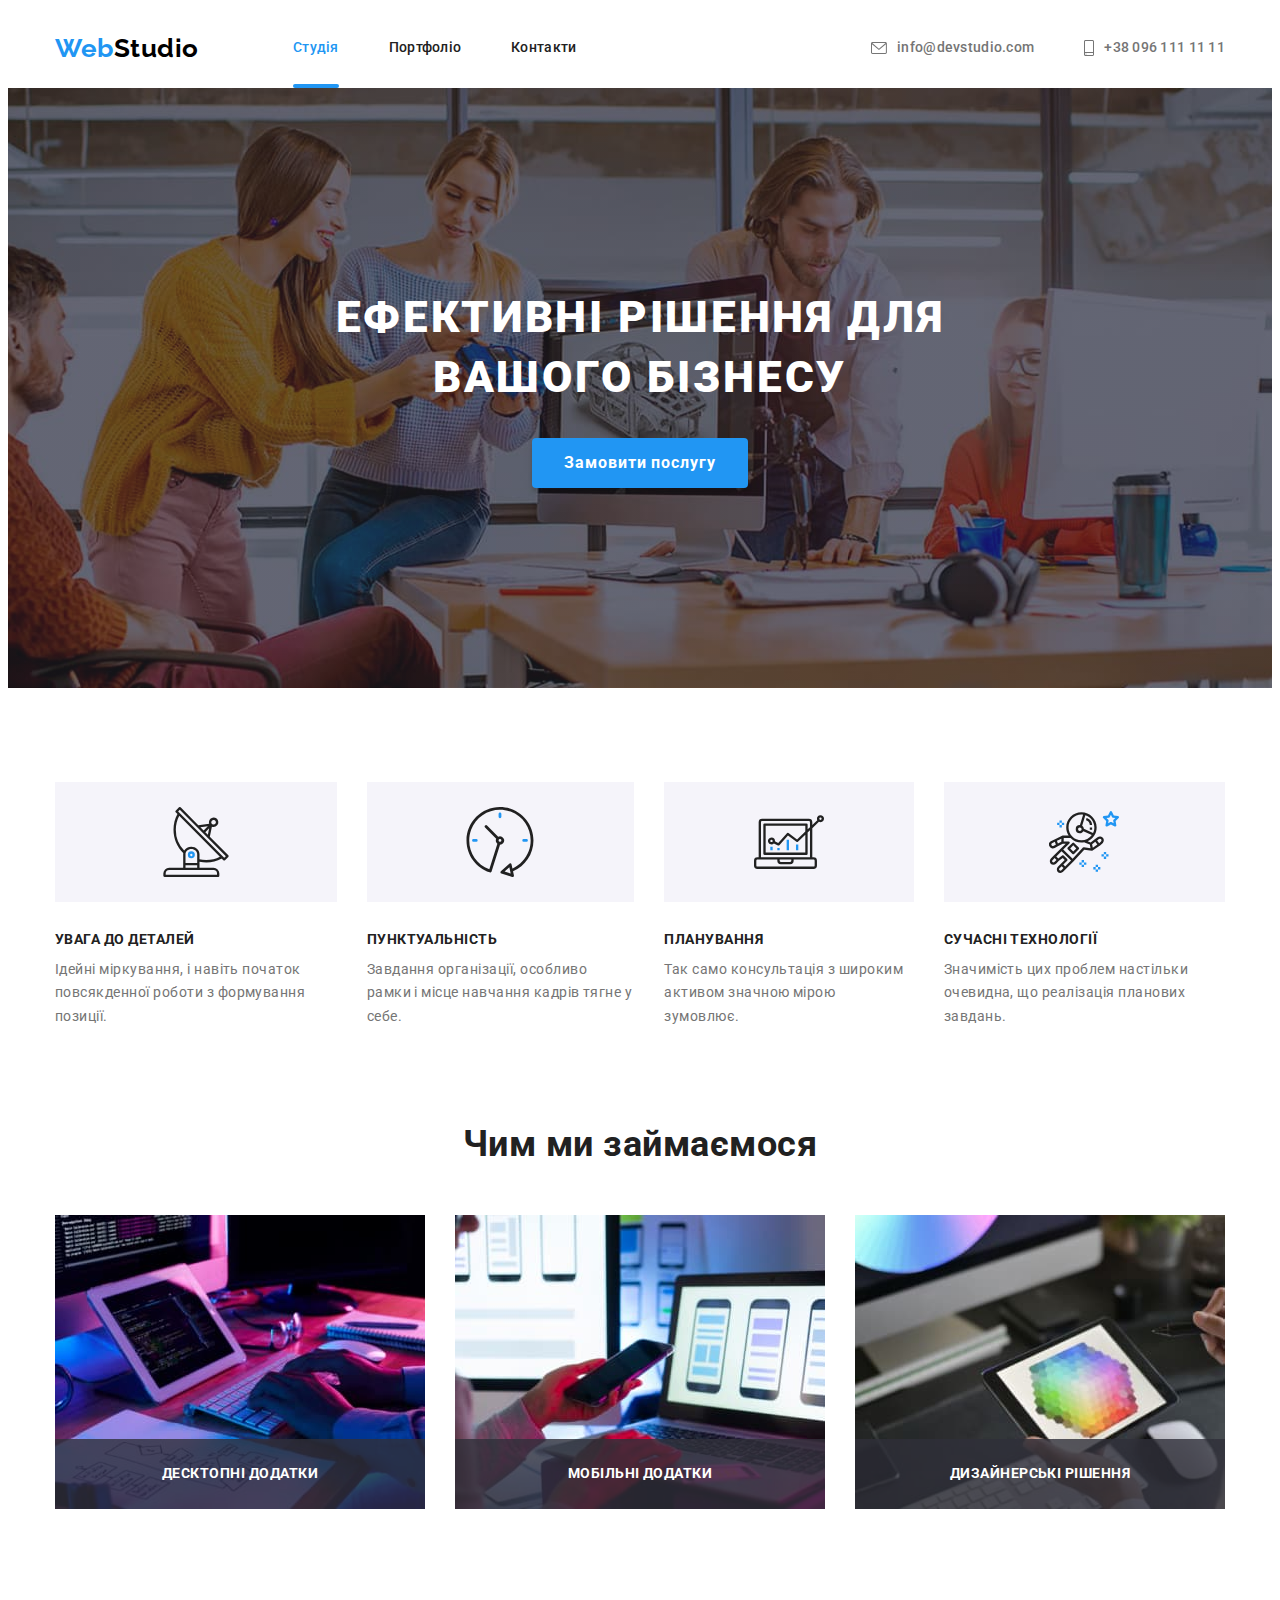
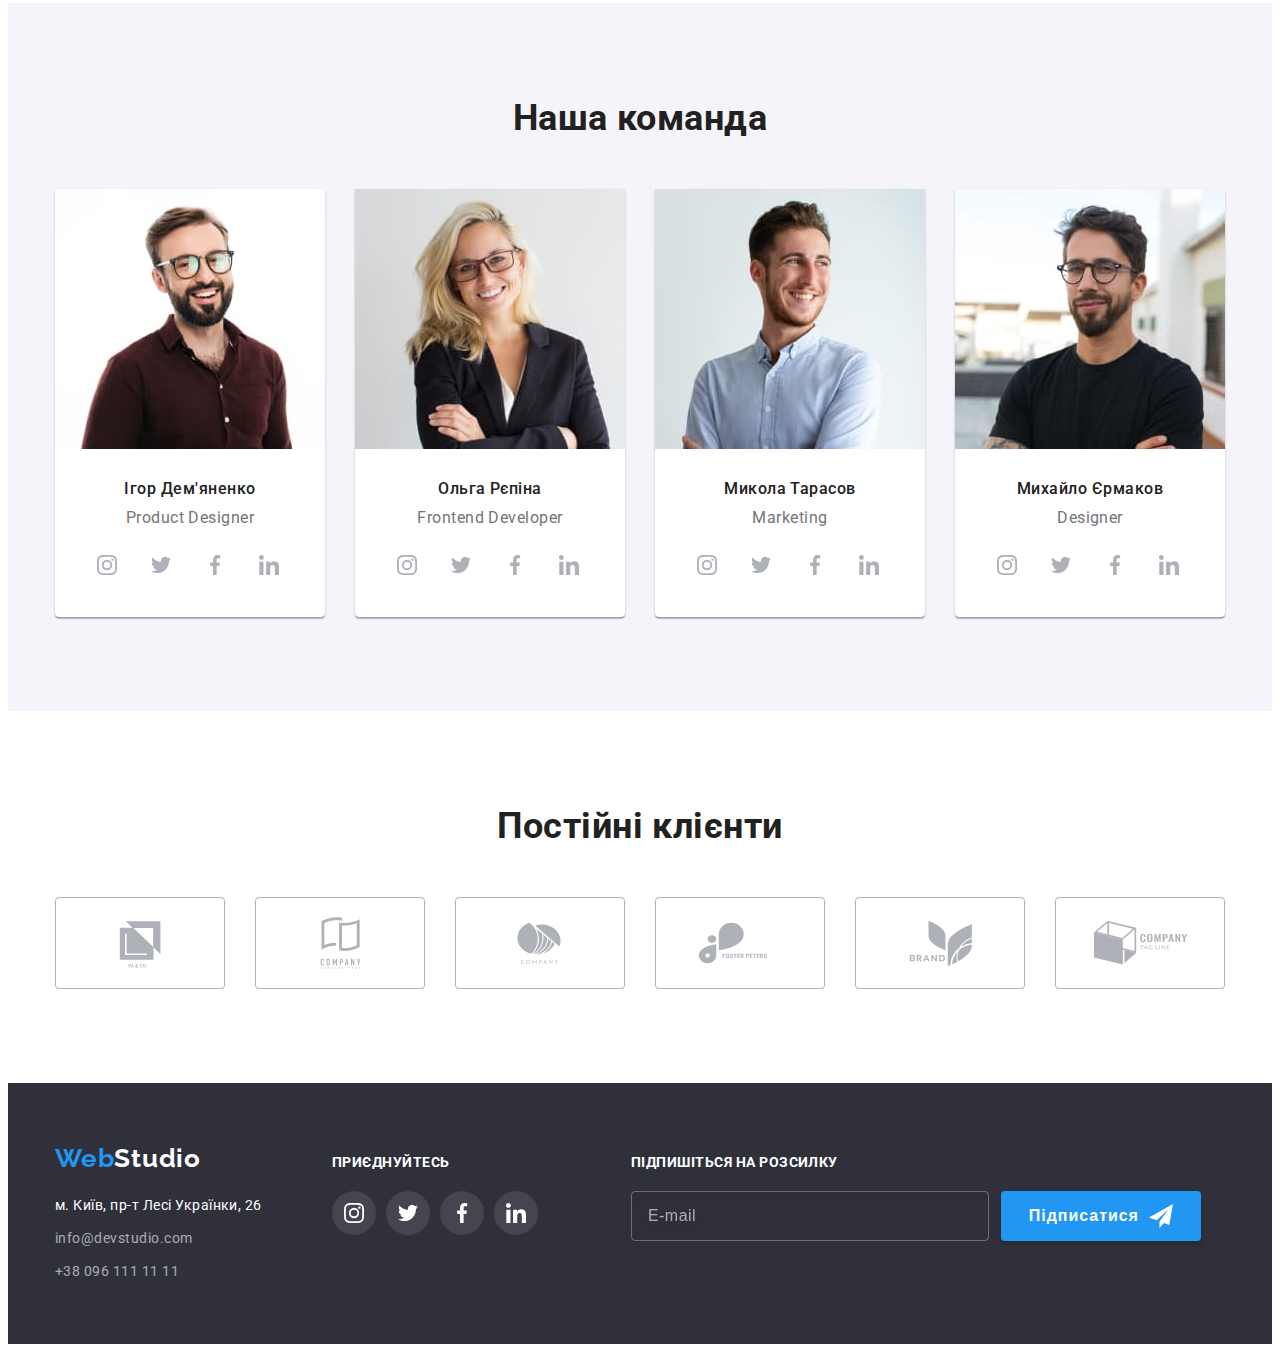
<file: index.html>
<!DOCTYPE html>
<html lang="uk">
<head>
    <meta charset="UTF-8">
    <meta http-equiv="X-UA-Compatible" content="IE=edge">
    <meta name="viewport" content="width=device-width, initial-scale=1.0">
    <title>Студія</title>
    <link rel="stylesheet" href="https://cdnjs.cloudflare.com/ajax/libs/modern-normalize/1.1.0/modern-normalize.min.css" integrity="sha512-wpPYUAdjBVSE4KJnH1VR1HeZfpl1ub8YT/NKx4PuQ5NmX2tKuGu6U/JRp5y+Y8XG2tV+wKQpNHVUX03MfMFn9Q==" crossorigin="anonymous" referrerpolicy="no-referrer" />
    <link rel="stylesheet" href="./css/styles.css">
    <link rel="stylesheet" href="https://fonts.googleapis.com/css2?family=Raleway:wght@700&family=Roboto:wght@400;500;700;900&display=swap">
</head>
<body>
    <!-- Шапка  -->
    <header>
        <div class="container header-flex"> 
            <nav class="navigait"> 
                <!-- Лого -->
                <a href="#" class="logo"><span class="logo-blue">Web</span>Studio</a>
                 <!-- Навігація по сайту -->
                <ul class="navi">
                    <li class="navi-list"><a href="./index.html" class="navi-link current">Студія</a>
                    </li> 
                    <li class="navi-list"><a href="./portfolio.html" class="navi-link">Портфоліо</a>
                    </li>
                    <li class="navi-list"><a href="#" class="navi-link">Контакти</a>
                    </li>
                </ul>             
            </nav>         
                <!-- Контакти -->    
             <ul class="contacts">
                <li class="contact-list">
                    <a href="mailto:info@devstudio.com" class="contacts-link">
                        <svg class="contacts-icon" width="16" height="12"><use href="images/icons.svg#icon-envelope"></use></svg>info@devstudio.com</a>
                </li>         
                <li class="contact-list">
                    <a href="tel:+380961111111" class="contacts-link">
                        <svg class="contacts-icon" width="10" height="16">
                            <use href="images/icons.svg#icon-smartphone"></use></svg>+38 096 111 11 11</a> 
                </li>
             </ul>
        </div> 
    </header>

    <!-- Main content -->
    <main>
        <!-- Hero - Замовити послугу -->
        <section class="hero">
            <div class="container"> 
                <h1 class="hero-text">Ефективні рішення для вашого бізнесу</h1>
                <button data-modal-open type="button" class="hero-button">Замовити послугу</button>
            </div>
        </section>
        <!-- Особливості-->
        <section class="peculiarities section">
            <div class="container">
                <h2 class="visually-hidden">Особливості</h2>
                <ul class="peculiarities-list">
                    <li class="peculiarities-item">
                        <div class="peculiarities-icon-item">
                            <svg class="icon" width="70" height="70">
                                <use href="./images/icons.svg#icon-antenna"></use>
                            </svg>
                        </div>
                        <h3 class="peculiarities-name">УВАГА ДО ДЕТАЛЕЙ</h3>
                        <p class="peculiarities-text">Ідейні міркування, i навіть початок повсякденної роботи з формування позиції.</p>
                    </li>
                    <li class="peculiarities-item">
                        <div class="peculiarities-icon-item">
                            <svg class="icon" width="70" height="70">
                                <use href="./images/icons.svg#icon-clock"></use>
                            </svg>
                        </div> 
                            <h3 class="peculiarities-name">ПУНКТУАЛЬНІСТЬ</h3>
                            <p class="peculiarities-text">Завдання організації, особливо рамки i місце навчання кадрів тягне у себе.</p>
                    </li>
                    <li class="peculiarities-item">
                        <div class="peculiarities-icon-item">
                            <svg class="icon" width="70" height="70">
                                <use href="./images/icons.svg#icon-diagram"></use>
                            </svg>
                        </div>
                            <h3 class="peculiarities-name">ПЛАНУВАННЯ</h3>
                            <p class="peculiarities-text">Так само консультація з широким активом значною мірою зумовлює.</p>
                    </li>
                    <li class="peculiarities-item">
                        <div class="peculiarities-icon-item">
                            <svg class="icon" width="70" height="70">
                                <use href="./images/icons.svg#icon-astronaut"></use>
                            </svg>
                        </div>
                         <h3 class="peculiarities-name">СУЧАСНІ ТЕХНОЛОГІЇ</h3>
                        <p class="peculiarities-text">Значимість цих проблем настільки очевидна, що реалізація планових завдань.</p>
                    </li>
                </ul>
            </div> 
        </section>
        <!-- Чим ми займаємося -->
        <section class="capabilities section">
            <div class="container">
                <h2 class="capabilities-title">Чим ми займаємося</h2>
                <ul class="capabilities-list">
                    <li class="capabilities-item">
                        <img src="./images/studio/frame1.jpg" alt="Десктопні додатки" width="370">
                        <div class="capabilities-label">
                            <p>Десктопні додатки</p>
                        </div>
                    </li>
                    <li class="capabilities-item">
                        <img src="./images/studio/frame2.jpg" alt="Мобільні додатки" width="370">
                        <div class="capabilities-label">
                            <p>Мобільні додатки</p>
                        </div>
                    </li>
                    <li class="capabilities-item">
                        <img src="./images/studio/frame3.jpg" alt="Дизайнерські рішення" width="370">
                        <div class="capabilities-label">
                            <p>Дизайнерські рішення</p>
                        </div>
                    </li>
                </ul>
            </div>
        </section>
        <!-- Наша команда -->
        <section class="team section">
            <div class="container">
                <h2 class="team-title">Наша команда</h2>
                <ul class="team-list">
                    <li class="team-item">
                        <img src="./images/studio/igor.jpg" alt="Ігор Дем'яненко" width="270">
                        <div class="team-cards">
                            <h3 class="team-name">Ігор Дем'яненко</h3>
                            <p class="team-job">Product Designer</p>
                            <ul class="social-list">
                                <li class="social-item">
                                    <a href="#" class="social-link">
                                        <svg class="social-icon" width="20px" height="20px"><use href="./images/icons.svg#icon-instagram"></use>
                                        </svg>
                                    </a>
                                </li>
                                <li class="social-item">
                                    <a href="#" class="social-link">
                                        <svg class="social-icon" width="20" height="20"><use href="./images/icons.svg#icon-twitter"></use>
                                        </svg>
                                    </a>
                                </li>
                                <li class="social-item">
                                    <a href="#" class="social-link">
                                        <svg class="social-icon" width="20" height="20"><use href="./images/icons.svg#icon-facebook"></use>
                                        </svg>
                                    </a>
                                </li>
                                <li class="social-item">
                                    <a href="#" class="social-link">
                                        <svg class="social-icon" width="20" height="20"><use href="./images/icons.svg#icon-linkedin"></use>
                                        </svg>
                                    </a>
                                </li>
                            </ul>
                        </div>    
                    </li>  
                    <li class="team-item">
                        <img src="./images/studio/olha.jpg" alt="Ольга Рєпіна" width="270">
                        <div class="team-cards">
                            <h3 class="team-name">Ольга Рєпіна</h3>
                            <p class="team-job">Frontend Developer</p>
                            <ul class="social-list">
                                <li class="social-item">
                                    <a href="#" class="social-link">
                                        <svg class="social-icon" width="20px" height="20px"><use href="./images/icons.svg#icon-instagram"></use>
                                        </svg>
                                    </a>
                                </li>
                                <li class="social-item">
                                    <a href="#" class="social-link">
                                        <svg class="social-icon" width="20" height="20"><use href="./images/icons.svg#icon-twitter"></use>
                                        </svg>
                                    </a>
                                </li>
                                <li class="social-item">
                                    <a href="#" class="social-link">
                                        <svg class="social-icon" width="20" height="20"> <use href="./images/icons.svg#icon-facebook"></use>
                                        </svg>
                                    </a>
                                </li>
                                <li class="social-item">
                                    <a href="#" class="social-link">
                                        <svg class="social-icon" width="20" height="20"><use href="./images/icons.svg#icon-linkedin"></use>
                                        </svg>
                                    </a>
                                </li>
                            </ul>
                        </div>   
                    </li>
                    <li class="team-item">
                        <img src="./images/studio/nikolai.jpg" alt="Микола Тарасов" width="270">
                        <div class="team-cards">
                            <h3 class="team-name">Микола Тарасов</h3>
                            <p class="team-job">Marketing</p>
                            <ul class="social-list">
                                <li class="social-item">
                                    <a href="#" class="social-link">
                                        <svg class="social-icon" width="20px" height="20px">
                                            <use href="./images/icons.svg#icon-instagram"></use>
                                        </svg>
                                    </a>
                                </li>
                                <li class="social-item">
                                    <a href="#" class="social-link">
                                        <svg class="social-icon" width="20" height="20">
                                            <use href="./images/icons.svg#icon-twitter"></use>
                                        </svg>
                                    </a>
                                </li>
                                <li class="social-item">
                                    <a href="#" class="social-link">
                                        <svg class="social-icon" width="20" height="20">
                                            <use href="./images/icons.svg#icon-facebook"></use>
                                        </svg>
                                    </a>
                                </li>
                                <li class="social-item">
                                    <a href="#" class="social-link">
                                        <svg class="social-icon" width="20" height="20">
                                            <use href="./images/icons.svg#icon-linkedin"></use>
                                        </svg>
                                    </a>
                                </li>
                            </ul>
                        </div>
                    </li>
                    <li class="team-item">
                        <img src="./images/studio/mihail.jpg" alt="Михайло Єрмаков" width="270">
                        <div class="team-cards">
                            <h3 class="team-name">Михайло Єрмаков</h3>
                            <p class="team-job">Designer</p>
                            <ul class="social-list">
                                <li class="social-item">
                                    <a href="#" class="social-link">
                                        <svg class="social-icon" width="20px" height="20px">
                                            <use href="./images/icons.svg#icon-instagram"></use>
                                        </svg>
                                    </a>
                                </li>
                                <li class="social-item">
                                    <a href="#" class="social-link">
                                        <svg class="social-icon" width="20" height="20">
                                            <use href="./images/icons.svg#icon-twitter"></use>
                                        </svg>
                                    </a>
                                </li>
                                <li class="social-item">
                                    <a href="#" class="social-link">
                                        <svg class="social-icon" width="20" height="20">
                                            <use href="./images/icons.svg#icon-facebook"></use>
                                        </svg>
                                    </a>
                                </li>
                                <li class="social-item">
                                    <a href="#" class="social-link">
                                        <svg class="social-icon" width="20" height="20">
                                            <use href="./images/icons.svg#icon-linkedin"></use>
                                        </svg>
                                    </a>
                                </li>
                            </ul>
                        </div>  
                    </li> 
                </ul>
            </div>
        </section>
        <!-- Постійні клієнти -->
        <section class="section">
            <div class="container">
                <h2 class="client-title">Постійні клієнти</h2>
                <ul class="client-list">
                    <li class="client-item">
                        <a href="#" class="client-link">
                            <svg class="client-icon" width="106" height="60">
                                <use href="./images/icons.svg#icon-Logo1"></use>
                            </svg>
                        </a>
                    </li>
                    <li class="client-item">
                        <a href="#" class="client-link">
                            <svg class="client-icon" width="106" height="60">
                                <use href="./images/icons.svg#icon-Logo2"></use>
                            </svg>
                        </a> 
                    </li>
                    <li class="client-item">
                        <a href="#" class="client-link">
                            <svg class="client-icon" width="106" height="60">
                                <use href="./images/icons.svg#icon-Logo3"></use>
                            </svg>
                        </a>
                    </li>
                    <li class="client-item">
                        <a href="#" class="client-link">
                            <svg class="client-icon" width="106" height="60">
                                <use href="./images/icons.svg#icon-Logo4"></use>
                            </svg>
                        </a> 
                    </li>
                    <li class="client-item">
                        <a href="#" class="client-link">
                            <svg class="client-icon" width="106" height="60">
                                <use href="./images/icons.svg#icon-Logo5"></use>
                            </svg>
                        </a>
                    </li>
                    <li class="client-item">
                        <a href="#" class="client-link">
                            <svg class="client-icon" width="106" height="60">
                                <use href="./images/icons.svg#icon-Logo6"></use>
                            </svg>
                        </a>
                        
                    </li>
                </ul>
            </div>
        </section>
    </main>
    
    <!-- Подвал -->
    <footer class="footer-style">
        <div class="container footer-flex">
            <div>
                <a href="#" class="foot logo"><span class="logo-blue">Web</span>Studio</a>
                <address>
                    <ul>
                        <li>
                            <a href="https://goo.gl/maps/4996Xed7HbbkdrFU8" target="_blank" rel="nofollow noopener noreferrer" class="foot-add-map">м. Київ, пр-т Лесі Українки, 26</a>
                        </li>
                        <li>
                            <a href="mailto:info@devstudio.com" target="_blank" class="foot-add-link">info@devstudio.com</a>   
                        </li>
                        <li>
                            <a href="tel:+380961111111" target="_blank" class="foot-add-link">+38 096 111 11 11</a>
                        </li>
                    </ul>
                </address>
            </div>
            <div class="footer social-conteiner">
                <h3 class="footer-social-name">Приєднуйтесь</h3>
                <ul class="footer social-list"> 
                    <li class="footer social-item">
                        <a href="#" class="footer social-link">
                            <svg class="footer social-icon" width="20px" height="20px"><use href="./images/icons.svg#icon-instagram"></use></svg>
                        </a>
                    </li> 
                    <li class="footer social-item">
                        <a href="#" class="footer social-link">
                            <svg class="footer social-icon" width="20" height="20"><use href="./images/icons.svg#icon-twitter"></use></svg>
                        </a>
                    </li>
                    <li class="footer social-item">
                        <a href="#" class="footer social-link">
                            <svg class="footer social-icon" width="20" height="20"><use href="./images/icons.svg#icon-facebook"></use></svg>
                        </a>
                    </li>
                    <li class="footer social-item">
                        <a href="#" class="footer social-link">
                            <svg class="footer social-icon" width="20" height="20"><use href="./images/icons.svg#icon-linkedin"></use></svg>
                        </a>
                    </li>
                </ul>
            </div>
            <div class="footer-input">
                <h3 class="footer-input-text">Підпишіться на розсилку</h3>
                <form class="footer-form">
                    <input class="subscribe-input" type="email" name="subscribe-input" id="subscribe-input" placeholder="E-mail">
                    <button type="button" class="subscribe">Підписатися
                        <svg class="" width="24" height="24">
                            <use href="./images/icons.svg#icon-send-email"></use>
                        </svg>
                    </button>
                </form>  
            </div>
        </div>
    </footer>
    <!-- Модальне вікно -->
    <div class="backdrop is-hidden" data-modal>
        <div class="modal window">
            <p class="modal-title">Залиште свої дані, ми вам передзвонимо</p>
            <button class="modal-button-close" type="button" data-modal-close>
            <svg class="button-svg" width="30" height="30"><use href="./images/icons.svg#icon-close-black"></use>
            </svg></button>
            <form class="modal-form">
                <div class="modal-block">
                    <label class="modal-label" for="user-name">Ім'я</label>
                    <input class="modal-input" type="text" name="name" id="user-name"/>
                    <svg class="form-svg" width="18" height="18">
                        <use href="./images/icons.svg#icon-person-black-18"></use>
                    </svg>
                </div>
                
                <div class="modal-block">
                    <label class="modal-label" for="tel">Телефон</label>
                    <input class="modal-input" type="tel" name="tel" id="tel"/>
                    <svg class="form-svg" width="18" height="18">
                        <use href="./images/icons.svg#icon-phone-black-18"></use>
                    </svg>
                </div>

                <div class="modal-block">
                    <label class="modal-label" for="email">Пошта</label>
                    <input class="modal-input" type="email" name="email" id="email" />
                    <svg class="form-svg" width="18" height="18">
                        <use href="./images/icons.svg#icon-email-black-18"></use>
                    </svg>
                </div>
                
                <div class="modal-block">
                    <label class="modal-label" for="comment">Коментар</label>
                    <textarea class="textarea" name="comment" id="comment" placeholder="Введіть текст"></textarea>
                </div>
                <div class="modal-checkbox">
                    <label class="modal-label checkbox">
                        <input class="modal-input-checkbox" type="checkbox" name="deal" value="checkbox-deal">      Погоджуюся з розсилкою та приймаю 
                        <a href="" class="checkbox-deal">Умови договору</a>
                        <span class="checkbox-icon">
                        </span>
                    </label>
                </div>
                <button class="modal-buttom" type="submit" value="Відправити">Відправити</button>
            </form>
        </div>
    </div>
    <!-- JS -->
    <script src="./JS/modal.js"></script>
</body>
</html>
</file>
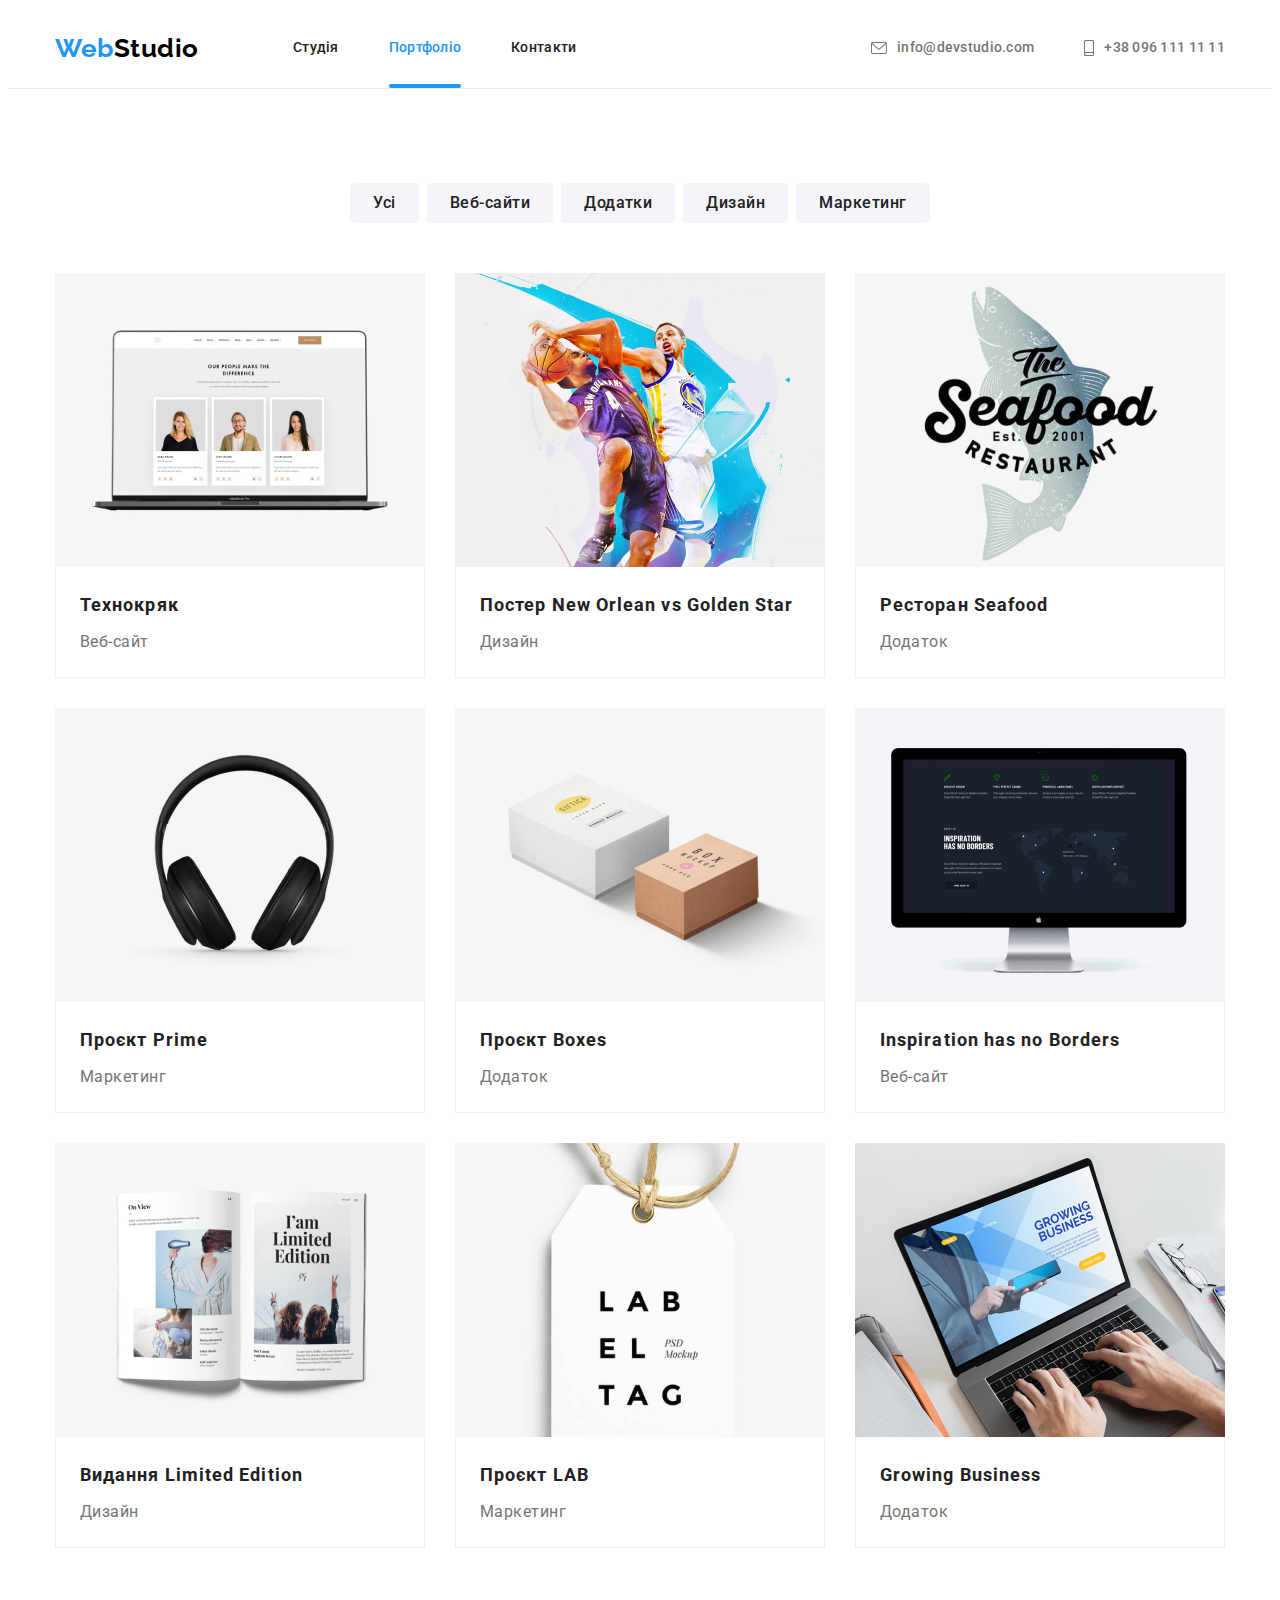
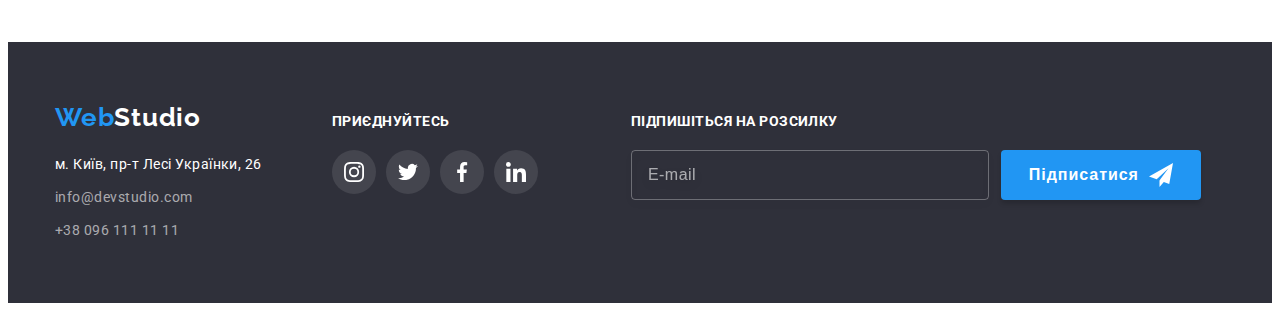
<file: portfolio.html>
<!DOCTYPE html>
<html lang="uk">
<head>
    <meta charset="UTF-8">
    <meta http-equiv="X-UA-Compatible" content="IE=edge">
    <meta name="viewport" content="width=device-width, initial-scale=1.0">
    <title>Портфоліо</title>
    <link rel="stylesheet" href="https://cdnjs.cloudflare.com/ajax/libs/modern-normalize/1.1.0/modern-normalize.min.css" integrity="sha512-wpPYUAdjBVSE4KJnH1VR1HeZfpl1ub8YT/NKx4PuQ5NmX2tKuGu6U/JRp5y+Y8XG2tV+wKQpNHVUX03MfMFn9Q==" crossorigin="anonymous" referrerpolicy="no-referrer" />
    <link rel="stylesheet" href="./css/styles.css">
    <link rel="stylesheet" href="https://fonts.googleapis.com/css2?family=Raleway:wght@700&family=Roboto:wght@400;500;700;900&display=swap">
</head>
<body>
     <!-- Шапка  -->
     <header class="header-border">
        <div class="container header-flex"> 
            <nav class="navigait"> 
                <!-- Лого -->
                <a href="#" class="logo"><span class="logo-blue">Web</span>Studio</a>
                 <!-- Навігація по сайту -->
                <ul class="navi">
                    <li class="navi-list"><a href="./index.html" class="navi-link">Студія</a>
                    </li> 
                    <li class="navi-list"><a href="./portfolio.html" class="navi-link current">Портфоліо</a>
                    </li>
                    <li class="navi-list"><a href="#" class="navi-link">Контакти</a>
                    </li>
                </ul>             
            </nav>         
                <!-- Контакти -->    
                <ul class="contacts">
                    <li class="contact-list">
                        <a href="mailto:info@devstudio.com" class="contacts-link">
                            <svg class="contacts-icon" width="16" height="12"><use href="images/icons.svg#icon-envelope"></use></svg>info@devstudio.com</a>
                    </li>         
                    <li class="contact-list">
                        <a href="tel:+380961111111" class="contacts-link">
                            <svg class="contacts-icon" width="10" height="16">
                                <use href="images/icons.svg#icon-smartphone"></use></svg>+38 096 111 11 11</a> 
                    </li>
                 </ul>
        </div> 
    </header>
    <main>
        <section class="section">
            <div class="container">
                <h1 class="visually-hidden">Портфоліо</h1>     
                <!-- Фільтри -->
                <ul class="filters">
                    <li class="filters-list">
                        <button type="button" class="filters-button">Усі</button>
                    </li>
                    <li class="filters-list">
                        <button type="button" class="filters-button">Веб-сайти</button>
                    </li>
                    <li class="filters-list">
                        <button type="button" class="filters-button">Додатки</button>
                    </li>
                    <li class="filters-list">
                        <button type="button" class="filters-button">Дизайн</button>
                    </li>
                    <li class="filters-list">
                        <button type="button" class="filters-button">Маркетинг</button>
                    </li>
                </ul>
                <!--Проекти-->
                <ul class="projects">
                    <li class="project-list">
                        <a href="" class="project-link">
                            <div class="project-img">
                                <img src="./images/portfolio/image-1.jpg" alt="Дисплей ноутбуку" width="370">
                                <div class="project-overlay">
                                    <p>Ресурс пропонує комплексні пропозиції з різним рівнем функціоналу та сервісів. Все це дозволить відвідувачу отримати
                                    вичерпні відомості про компанію чи приватну особу.</p>
                                </div>
                            </div>
                            <div class="signature">
                                <h3 class="project-name">Технокряк</h3>
                                <p class="project-text">Веб-сайт</p>
                            </div>
                        </a>
                    </li>
                    <li class="project-list">
                        <a href="" class="project-link">
                            <div class="project-img">
                                <img src="./images/portfolio/image-2.jpg" alt="Два баскетболісти" width="370">
                                <div class="project-overlay">
                                    <p>Ресурс пропонує комплексні пропозиції з різним рівнем функціоналу та сервісів. Все це дозволить відвідувачу отримати
                                     вичерпні відомості про компанію чи приватну особу.</p>
                                </div>
                            </div>
                            <div class="signature">
                                <h3 class="project-name">Постер New Orlean vs Golden Star</h3>
                                <p class="project-text">Дизайн</p>
                            </div>
                        </a>
                    </li>
                    <li class="project-list"> 
                        <a href="" class="project-link">
                            <div class="project-img">
                                <img src="./images/portfolio/image-3.jpg" alt="Логотип ресторану" width="370">
                                <div class="project-overlay">
                                    <p>Ресурс пропонує комплексні пропозиції з різним рівнем функціоналу та сервісів. Все це дозволить відвідувачу отримати
                                    вичерпні відомості про компанію чи приватну особу.</p>
                                </div>
                            </div>
                            <div class="signature">
                                <h3 class="project-name">Ресторан Seafood</h3>
                                <p class="project-text">Додаток</p>
                            </div>
                        </a>                        
                    </li>
                    <li class="project-list">
                        <a href="" class="project-link">
                            <div class="project-img">
                                <img src="./images/portfolio/image-4.jpg" alt="Навушники" width="370">
                                <div class="project-overlay">
                                <p>Ресурс пропонує комплексні пропозиції з різним рівнем функціоналу та сервісів. Все це дозволить відвідувачу отримати вичерпні відомості про компанію чи приватну особу.</p>
                                </div>
                            </div>
                            <div class="signature">
                                <h3 class="project-name">Проєкт Prime</h3>
                                <p class="project-text">Маркетинг</p>
                            </div>
                        </a>
                    </li>
                    <li class="project-list">
                        <a href="" class="project-link">
                            <div class="project-img">
                                <img src="./images/portfolio/image-5.jpg" alt="Дві коробки" width="370">
                                <div class="project-overlay">
                                    <p>Ресурс пропонує комплексні пропозиції з різним рівнем функціоналу та сервісів. Все це дозволить відвідувачу отримати
                                    вичерпні відомості про компанію чи приватну особу.</p>
                                </div>
                            </div>
                            <div class="signature">
                                <h3 lang="en" class="project-name">Проєкт Boxes</h3>
                                <p class="project-text">Додаток</p>
                            </div>
                        </a>
                    </li>
                    <li class="project-list">
                        <a href="" class="project-link">
                            <div class="project-img">
                                <img src="./images/portfolio/image-6.jpg" alt="Монітор" width="370">
                                <div class="project-overlay">
                                    <p>Ресурс пропонує комплексні пропозиції з різним рівнем функціоналу та сервісів. Все це дозволить відвідувачу отримати
                                    вичерпні відомості про компанію чи приватну особу.</p>
                                </div>
                            </div>
                            <div class="signature">
                                <h3 lang="en" class="project-name">Inspiration has no Borders</h3>
                                <p class="project-text">Веб-сайт</p>
                            </div>
                        </a>
                    </li>
                    <li class="project-list"> 
                        <a href="" class="project-link">
                            <div class="project-img">
                                <img src="./images/portfolio/image-7.jpg" alt="Розворот журналу" width="370">
                                <div class="project-overlay">
                                    <p>Ресурс пропонує комплексні пропозиції з різним рівнем функціоналу та сервісів. Все це дозволить відвідувачу отримати
                                    вичерпні відомості про компанію чи приватну особу.</p>
                                </div>
                            </div>
                            <div class="signature">
                                <h3 lang="en" class="project-name">Видання Limited Edition</h3>
                                <p class="project-text">Дизайн</p>
                        </div>
                        </a>
                    </li>
                    <li class="project-list">
                        <a href="" class="project-link">
                            <div class="project-img">
                                <img src="./images/portfolio/image-8.jpg" alt="Лейбл" width="370">
                                <div class="project-overlay">
                                    <p>Ресурс пропонує комплексні пропозиції з різним рівнем функціоналу та сервісів. Все це дозволить відвідувачу отримати
                                    вичерпні відомості про компанію чи приватну особу.</p>
                                </div>
                            </div>
                            <div class="signature">
                                <h3 lang="en" class="project-name">Проєкт LAB</h3>
                                <p class="project-text">Маркетинг</p>
                            </div>
                        </a>
                    </li>
                    <li class="project-list">
                        <a href="" class="project-link">
                            <div class="project-img">
                                <img src="./images/portfolio/image-9.jpg" alt="Ноутбук із презентацією" width="370">
                                <div class="project-overlay">
                                    <p>Ресурс пропонує комплексні пропозиції з різним рівнем функціоналу та сервісів. Все це дозволить відвідувачу отримати
                                    вичерпні відомості про компанію чи приватну особу.</p>
                                </div>
                            </div>
                            <div class="signature">
                                <h3 lang="en" class="project-name">Growing Business</h3>
                                <p class="project-text">Додаток</p>
                        </div>
                        </a>
                    </li>
                </ul>
            </div>
        </section>
    </main>
    <!-- Footer -->
    <footer class="footer-style">
        <div class="container footer-flex">
            <div>
                <a href="#" class="foot logo"><span class="logo-blue">Web</span>Studio</a>
                <address>
                    <ul>
                        <li>
                            <a href="https://goo.gl/maps/4996Xed7HbbkdrFU8" target="_blank"
                                rel="nofollow noopener noreferrer" class="foot-add-map">м. Київ, пр-т Лесі Українки, 26</a>
                        </li>
                        <li>
                            <a href="mailto:info@devstudio.com" target="_blank" class="foot-add-link">info@devstudio.com</a>
                        </li>
                        <li>
                            <a href="tel:+380961111111" target="_blank" class="foot-add-link">+38 096 111 11 11</a>
                        </li>
                    </ul>
                </address>
            </div>
            <div class="footer social-conteiner">
                <h3 class="footer-social-name">Приєднуйтесь</h3>
                <ul class="footer social-list">
                    <li class="footer social-item">
                        <a href="#" class="footer social-link">
                            <svg class="footer social-icon" width="20px" height="20px">
                                <use href="./images/icons.svg#icon-instagram"></use>
                            </svg>
                        </a>
                    </li>
                    <li class="footer social-item">
                        <a href="#" class="footer social-link">
                            <svg class="footer social-icon" width="20" height="20">
                                <use href="./images/icons.svg#icon-twitter"></use>
                            </svg>
                        </a>
                    </li>
                    <li class="footer social-item">
                        <a href="#" class="footer social-link">
                            <svg class="footer social-icon" width="20" height="20">
                                <use href="./images/icons.svg#icon-facebook"></use>
                            </svg>
                        </a>
                    </li>
                    <li class="footer social-item">
                        <a href="#" class="footer social-link">
                            <svg class="footer social-icon" width="20" height="20">
                                <use href="./images/icons.svg#icon-linkedin"></use>
                            </svg>
                        </a>
                    </li>
                </ul>
            </div>
            <div class="footer-input">
                <h3 class="footer-input-text">Підпишіться на розсилку</h3>
                <form class="footer-form">
                    <input class="subscribe-input" type="email" name="subscribe-input" id="subscribe-input"
                        placeholder="E-mail">
                    <button type="button" class="subscribe">Підписатися
                        <svg class="" width="24" height="24">
                            <use href="./images/icons.svg#icon-send-email"></use>
                        </svg>
                    </button>
                </form>
            </div>
        </div>
    </footer>
</body>
</html>
</file>
<file: css/styles.css>
*,
::after,
::before {
    box-sizing: border-box;
}

:root {
    --main-white-color: #ffffff;
    --primary-background-color: #F5F4FA;
    --secondary-background-color: #2F303A;
    --primary-text-color: #212121;
    --secondary-text-color: #757575;
    --first-logo-color: #000000;
    --nav-color: #2196F3;
}

body {
    color: var(--secondary-text-color);
    font-family: "Roboto", sans-serif;
    background-color: var(--main-white-color);
    letter-spacing: 0.03em;
}

h1,
h2,
h3,
p {
    margin-top: 0;
    margin-bottom: 0;
}

ul, li {
    list-style: none;
    padding: 0;
    margin: 0;
}

a {
    text-decoration: none;
}

img {
    display: block;
    max-width: 100%;
    height: auto;
    margin-right: 0;
    object-fit: contain;
} 

.visually-hidden {
    position: absolute;
    white-space: nowrap;
    width: 1px;
    height: 1px;
    overflow: hidden;
    border: 0;
    padding: 0;
    clip: rect(0 0 0 0);
    clip-path: inset(50%);
    margin: -1px;  
}      

.section {
    padding: 94px 0;
}

.container {
    margin-left: auto;
    margin-right: auto;
    width: 1200px;
    padding: 0 15px;
}

/* Шапка */
/* Лого */
.header-border {
    border-bottom: 1px solid #ECECEC;
}
.header-flex {
    display: flex;
    justify-content: space-between;
}

.navigait {
    display: flex;
    align-items: center;
}

.logo {
    width: 145px;
    height: 31px;
    margin-right: 93px;
    
    color: var(--first-logo-color);
    font-family: "Raleway", sans-serif;
    font-weight: 700;
    font-size: 26px;
    line-height: 1.19;
    letter-spacing: 0.02em;
}

.logo-blue {
    color: var(--nav-color);
}

 /* Навігація по сайту + контакти */

.navi {
    display: flex;
}

.navi-list {
    display: block;
    margin-right: 50px;
}
.navi-list:last-child {
    margin-right: 0;
}
.navi-link { 
    position: relative;

    display: block;
    padding: 32px 0;
    
    transition: color 250ms cubic-bezier(0.4, 0, 0.2, 1);

    color: var(--primary-text-color);
    font-weight: 500;
    font-size: 14px;
    line-height: 1.14;
    letter-spacing: 0.02em;
    }

.navi-list .navi-link.current {
    color: var(--nav-color);
}
.navi-link::after {
    display: block;
    position: absolute;
    content: "";
    bottom: 0;

    opacity: 0;
    transition: 250ms cubic-bezier(0.4, 0, 0.2, 1);

    width: 100%;
    height: 4px;
    background-color: var(--nav-color);
    border-radius: 2px;
    align-items: center; 
}

.current::after,
.navi-link:hover::after,
.navi-link:focus::after {
    opacity: 1;
}

.contacts {
    display: flex;
    align-items: center;
    margin-left: auto;
} 
.contact-list {
    margin-left: 50px;
} 
.contact-list:first-child {
    margin-left: 0;
}

.contacts-link {
    display: flex;
    padding: 32px 0;
    color: var(--secondary-text-color);
    Font-weight: 500;
    font-size: 14px;
    Line-height: 1.14;
    letter-spacing: 0.02em;

    transition: color 250ms cubic-bezier(0.4, 0, 0.2, 1);
}

.contacts-icon {
    margin-right: 10px;
    display: inline-block; 
    align-self: center;
    fill: currentColor;   
}

.navi-link:focus,
.contacts-link:focus,
.foot-add-link:focus,
.foot-add-map:focus,
.navi-link:hover,
.contacts-link:hover,
.foot-add-link:hover,
.foot-add-map:hover {
    color: var(--nav-color);
}
  

/* Hero */
.hero {
    padding: 200px 0;
    max-width: 1600px;
    margin-left: auto;
    margin-right: auto;
    background-size: cover;
    background-position: center;
    background-color: #c4c4c4; 
    background-image: 
    linear-gradient(to left, rgba(47, 48, 58, 0.4), rgba(47, 48, 58, 0.4)),
    url("../images/studio/hero-img.jpg");

    text-align: center;
}

.hero-text {
    width: 696px;
    margin: 0 auto;

    color: var(--main-white-color);
    font-weight: 900;
    font-size: 44px;
    line-height: 1.36;
    letter-spacing: 0.06em;
    text-transform: uppercase;
    text-align: center;
}

.hero-button {
    border: 0;
    padding: 10px 32px;
    margin-top: 30px;
    border-radius: 4px;
    background-color: var(--nav-color);

    color: var(--main-white-color);
    font-family: "Roboto", sans-serif;
    font-weight: 700;
    font-size: 16px;
    line-height: 1.88;
    letter-spacing: 0.06em;
    box-shadow: 0px 4px 4px rgba(0, 0, 0, 0.15);

    transition: background-color 250ms cubic-bezier(0.4, 0, 0.2, 1);
   
    cursor: pointer;
}

.hero-button:hover,
.hero-button:focus {
    background-color: #188CE8;
    color: #ffffff;
}

/* ОСОБЛИВОСТІ */
.peculiarities-list {
    display: flex;
    gap: 30px;
}
.peculiarities-item {
    flex-basis: calc((100%-90px)/3);
}

/* Картинки */
.peculiarities-icon-item {
    display: flex;
    margin-bottom: 30px;
    background-repeat: no-repeat;
    background-color: #F5F4FA;
    height: 120px;
    justify-content: center;
    align-items: center;
   
}

.peculiarities-name {
    margin-bottom: 10px;

    color: var(--primary-text-color);
    font-weight: 700;
    font-size: 14px;
    line-height: 1.14;
}

.peculiarities-text {
    font-size: 14px;
    line-height: 1.7;
}

/* Чим ми займаємось */

.capabilities {
    padding-top: 0;
}
.capabilities-list{
    display: flex;
    margin-top: 50px;
    gap: 30px;
}

.capabilities-title,
.team-title,
.client-title {
    color: var(--primary-text-color);
    font-weight: 700;
    font-size: 36px;
    line-height: 1.17;
    text-align: center;
}

.capabilities-item {
    position: relative;
}

.capabilities-label {
    position: absolute;
    bottom: 0;
    width: 100%;
    height: 70px;
    background-color: rgba(47, 48, 58, 0.8);
    
    color: var(--main-white-color);
    font-weight: 700;
    font-size: 14px;
    line-height: 1.14;
    text-align: center;
    text-transform: uppercase;
    
    padding: 27px;
}

 /* Наша команда */
.team {
    background-color: var(--primary-background-color);
}

.team-list {
    display: flex;
    gap: 30px;
    margin-top: 50px;
}

.team-item {
    background-color: var(--main-white-color);
    text-align: center;
    box-shadow: 0px 1px 3px rgba(0, 0, 0, 0.12),
                0px 1px 1px rgba(0, 0, 0, 0.14), 
                0px 2px 1px rgba(0, 0, 0, 0.2);
    border-radius: 0px 0px 4px 4px;
}

.team-cards {
    padding: 30px;
}

.team-name {
    color: var(--primary-text-color);
    font-weight: 500;
    font-size: 16px;
    line-height: 1.19;
}

.team-job {
    margin-top: 10px;

    font-size: 16px;
    line-height: 1.19;
}
/* Соц. лінки */
.social-list {
    margin-top: 16px;
    
    display: flex;
    width: 206px;
    height: 44px;
    justify-content: center;
    align-items: center;
    gap: 10px;
}

.social-item {
    display: inline-flex;
    width: 44px;
    height: 44px;
    
    flex-basis: calc((100%-30)/4);
}

.social-link {
    display: inline-block;
    padding: 12px;
    border-radius: 50%;

    transition: background-color 250ms cubic-bezier(0.4, 0, 0.2, 1),
                color 250ms cubic-bezier(0.4, 0, 0.2, 1);

    color: #AFB1B8;
}

.social-icon {
    display: inline-block;
    fill: currentColor;
}

.social-link:hover,
.social-link:focus {
    color: var(--main-white-color);
    background-color: var(--nav-color);
    width: 44px;
    height: 44px;
    border-radius: 50%;
}

/* Постійні клієнти */
.client-list {
    display: flex;
    justify-content: center;
    align-items: center;
    margin-top: 50px;
    gap: 30px; 
}

.client-item {
    display: inline-flex;
    flex-basis: calc((100%-150px)/6);
}
.client-link {
    display: inline-block;
    padding: 16px 32px;
    width: 170px;
    height: 92px;
    border: 1px solid #AFB1B8;
    border-radius: 4px;

    transition: color 250ms cubic-bezier(0.4, 0, 0.2, 1),
                border-color 250ms cubic-bezier(0.4, 0, 0.2, 1);

    color: #afb1b8;
}
.client-link:hover,
.client-link:focus {
    color: var(--nav-color);
    border-color: var(--nav-color);
}

.client-icon {
    display: inline-block;

    fill: currentColor;
    width: 106px;
    height: 60px;
}

/* Подвал */

.footer-style {
    padding: 60px 0;
    background-color: var(--secondary-background-color);
}

.footer-flex {
    display: flex;
    align-items: baseline;
}

.foot.logo {
    margin-right: 0;
    color: var(--main-white-color);
    font-family: "Raleway", sans-serif;
    font-weight: 700;
    font-size: 26px;
    line-height: 1.19;
    letter-spacing: 0.03em;
}

address {
    margin-top: 20px;
}

.foot-add-map {
    color: var(--main-white-color);
    font-size: 14px;
    font-style: normal;
    line-height: 1.71;

    transition: color 250ms cubic-bezier(0.4, 0, 0.2, 1);
}

.foot-add-link {
    display: block;
    margin-top: 9px;

    transition: color 250ms cubic-bezier(0.4, 0, 0.2, 1);

    color: rgba(255, 255, 255, 0.6);
    font-size: 14px;
    font-style: normal;
    line-height: 1.7;
}

/* footer social */
.footer.social-conteiner {
    padding: 0;
    margin-left: 70px;
}

.footer-social-name, 
.footer-input-text {
    font-weight: 700;
    font-size: 14px;
    line-height: 1.14;
    text-transform: uppercase;

    color: var(--main-white-color);
}

.footer.social-list {
    margin-top:20px;
}

.footer.social-link {
    background-color: rgba(255, 255, 255, 0.1);
    border-radius: 50%;

    transition: background-color 250ms cubic-bezier(0.4, 0, 0.2, 1);
}

.footer.social-icon {
    fill: var(--main-white-color);
}

.footer.social-link:hover,
.footer.social-link:focus {
    background-color: var(--nav-color);
}

/* subscribe */

.footer-input {
    display: inline-block;
    margin-left: 93px;
}

.footer-form {
    display: flex;
    margin-top: 20px;
    gap: 12px;
    align-items: center;
}
.subscribe-input {
    height: 50px;
    width: 358px;
    padding: 15px 16px;

    transition: border 250ms cubic-bezier(0.4, 0, 0.2, 1);

    font-weight: 400;
    font-size: 16px;
    line-height: 1.25;
    letter-spacing: 0.03em;

    color: rgba(255, 255, 255, 0.6);
    background-color: inherit;
    border: 1px solid rgba(255, 255, 255, 0.3);
    filter: drop-shadow(0px 4px 4px rgba(0, 0, 0, 0.15));
    border-radius: 4px;
}

.subscribe-input::placeholder {

    font-weight: 400;
    font-size: 16px;
    line-height: 1.25;

    display: flex;
    align-items: center;
    letter-spacing: 0.03em;

    color: rgba(255, 255, 255, 0.6);
}

.subscribe {
    display: flex;
    justify-content: center;
    align-items: center;
    gap: 10px;
    width: 200px;
    height: 50px;

    font-weight: 700;
    font-size: 16px;
    line-height: 1.88;
    letter-spacing: 0.06em;

    color: var(--main-white-color);
    background: var(--nav-color);
    border: 1px solid transparent;
    box-shadow: 0px 4px 4px rgba(0, 0, 0, 0.15);
    border-radius: 4px;

    cursor: pointer;
}

 /* PORTFOLIO */

 .filters {
    display: flex;
    justify-content: center;
}

.filters-list:not(:last-child) {
    margin-right: 8px;
}

.filters-button {
    display: inline-block;
    border: 1px solid transparent;
    border-radius: 4px;
    padding: 6px 22px;

    background-color: var(--primary-background-color);
    color: var(--primary-text-color);
    font-family: "Roboto", sans-serif;
    font-weight: 500;
    font-size: 16px;
    line-height: 1.62;
    letter-spacing: 0.03em;
    text-align: center;
    
    transition: color 250ms cubic-bezier(0.4, 0, 0.2, 1),
                background-color 250ms cubic-bezier(0.4, 0, 0.2, 1),
                box-shadow 250ms cubic-bezier(0.4, 0, 0.2, 1);
                
    cursor: pointer;
}


.filters-button:hover,
.filters-button:focus {
    background-color: var(--nav-color);
    box-shadow: 0px 3px 1px rgba(0, 0, 0, 0.1),
                0px 1px 2px rgba(0, 0, 0, 0.08), 
                0px 2px 2px rgba(0, 0, 0, 0.12);
    color: var(--main-white-color);
}
 
/* Проекти */

.projects {
    display: flex;
    flex-wrap: wrap;
    justify-content: center;
    align-items: center;
    margin-top: 50px;
    gap: 30px;
}

.project-list {
    background-color: var(--main-white-color);
}

.project-link {
    display: inline-block;
    transition: box-shadow 250ms cubic-bezier(0.4, 0, 0.2, 1);
}

.project-img {
    position: relative;
    overflow: hidden;
}

.project-overlay {
    position: absolute;
    bottom: 0;
    left: 0;
    width: 100%;
    height: 295px;
    background-color: var(--nav-color);
    opacity: 0.9;

    transform: translateY(100%);
    transition: transform 250ms cubic-bezier(0.4, 0, 0.2, 1);

    color: var(--main-white-color);
    font-weight: 400;
    font-size: 18px;
    line-height: 1.56;
    text-align: left;

    padding: 63px 24px;;
}

.project-link:hover .project-overlay,
.project-link:focus .project-overlay {
    transform: translateY(0);
}

.project-link:hover,
.project-link:focus {
    box-shadow: 0px 1px 1px rgba(0, 0, 0, 0.12), 
                0px 4px 4px rgba(0, 0, 0, 0.06), 
                1px 4px 6px rgba(0, 0, 0, 0.16);
}

.signature {
    padding: 20px 24px;

    max-width: 370px;
    border-right: 1px solid #eeeeee;
    border-left:1px solid #eeeeee;
    border-bottom: 1px solid #eeeeee;
}

.project-name {
    margin-bottom: 4px;
     
    color: var(--primary-text-color);
    font-weight: 700;
    font-size: 18px;
    line-height: 2;
    letter-spacing: 0.06em;
}

.project-text {
    color: var(--secondary-text-color);
    font-size: 16px;
    line-height: 1.88;
} 
 /* Модальне вікно */

.backdrop {
    position: fixed;
    top: 0;
    left: 0;
    width: 100%;
    height: 100%;

    transition: 250ms cubic-bezier(0.4, 0, 0.2, 1);
    background-color: rgba(0, 0, 0, 0.2) ;
}

 .backdrop.is-hidden {
    visibility: hidden;
    opacity: 0;
    pointer-events: none;
}

.modal {
    position: absolute;
    top: 50%;
    left: 50%;
    transform: translate(-50%, -50%);
    padding: 40px;
    
    width: 100%;
    max-width: 528px;
    max-height: 581px;
    background-color: var(--main-white-color);
    box-shadow: 0px 1px 3px rgba(0, 0, 0, 0.12), 
                0px 1px 1px rgba(0, 0, 0, 0.14), 
                0px 2px 1px rgba(0, 0, 0, 0.2);
    border-radius: 4px;
}
.modal.window {
    position: relative;
}
.modal-title {
    font-weight: 700;
    font-size: 20px;
    text-align: center;

    margin-bottom: 12px;
    color: var(--primary-text-color);
}

.modal-button-close {
    position: absolute;
    display: flex;
    top: 8px;
    right: 8px;
    width: 30px;
    height: 30px;
    justify-content: center;
    align-items: center;
    
    background-color: var(--main-white-color);
    border: 1px solid rgba(0, 0, 0, 0.1);
    border-radius: 50%;
    
    cursor: pointer;
}

.button-svg {
    display: inline-flex;
    transition: fill 250ms cubic-bezier(0.4, 0, 0.2, 1);
   
    fill: currentColor;
    max-width: 18px;
    max-height: 18px;

    cursor: pointer;
}

.modal-button-close:focus .button-svg,
.modal-button-close:hover .button-svg {
    fill: var(--nav-color);
} 
/* form */
.modal-form {
    display: block;
}

.modal-block {
    position: relative;
    display: flex;
    flex-direction: column;
}

.modal-block:not(:first-child) {
    margin-top: 10px;
}

 .modal-label {
    margin-bottom: 4px;

    font-weight: 400;
    font-size: 12px;
    letter-spacing: 0.01em;
    color: var(--secondary-text-color);
}

.modal-input {
    padding: 11px 12px 11px 40px;

    transition: border-color 250ms cubic-bezier(0.4, 0, 0.2, 1);
}

.form-svg {
    position: absolute;
    top: 50%;
    left: 12px;
    
    transition: fill 250ms cubic-bezier(0.4, 0, 0.2, 1);
}

.modal-input:hover+.form-svg,
.modal-input:focus+.form-svg,
.modal-input:focus-visible+.form-svg {
    fill: var(--nav-color);
}

.textarea {
    height: 120px;
    width: 448px;
    padding: 12px 16px;

    resize: none;
}
 .textarea::placeholder {
    font-weight: 400;
    font-size: 12px;
    letter-spacing: 0.01em;

    color: rgba(117, 117, 117, 0.5);
}
.modal-input,
.textarea {
    border: 1px solid rgba(33, 33, 33, 0.2);
    border-radius: 4px;

    transition: border-color 250ms cubic-bezier(0.4, 0, 0.2, 1);

    cursor: pointer;
}
.textarea:hover,
.textarea:focus,
.modal-input:hover,
.modal-input:focus {
    border-color: var(--nav-color);
}

 
.modal-input:focus-visible,
.textarea:focus-visible {
    outline: 1px solid var(--nav-color);
}

.modal-checkbox {
    margin-top: 20px;

}

.modal-label.checkbox {
    display: flex;
    margin-bottom: 0;
    justify-content: center;
    align-items: flex-end;

    cursor: pointer;
}

.modal-input-checkbox {
    align-self: center;
    height: 16px;
    width: 16px;
    margin-right: 7px;

    font-size: 14px;
    font-weight: 400;
    line-height: 1.71;
    color: var(--secondary-text-color);
}

.checkbox-icon {
    position: absolute;
    width: 16px;
    height: 16px;

    transition: background-image 250ms cubic-bezier(0.4, 0, 0.2, 1);
}

.modal-input-checkbox:checked + .chackbox-icon {
    appearance: none;
    width: 16px;
    height: 15px;
    background-image: url(../images/icons.svg#icon-icon-check);
}

.checkbox-deal {
    display: inline-block;
    margin-left: 5px;
    
    color: var(--nav-color);
    text-decoration: underline;
}

.modal-buttom {
    display: block;
    width: 200px;
    height: 50px;
    margin: 30px auto 0;

    transition: background-color 250ms cubic-bezier(0.4, 0, 0.2, 1);
   
    color: var(--main-white-color);
    background-color: var(--nav-color);
    box-shadow: 0px 4px 4px rgba(0, 0, 0, 0.15);
    border: 1px solid transparent;
    border-radius: 4px;
    cursor: pointer;
}

.modal-buttom:hover,
.modal-buttom:focus {
    background-color: #188CE8;
}
</file>
